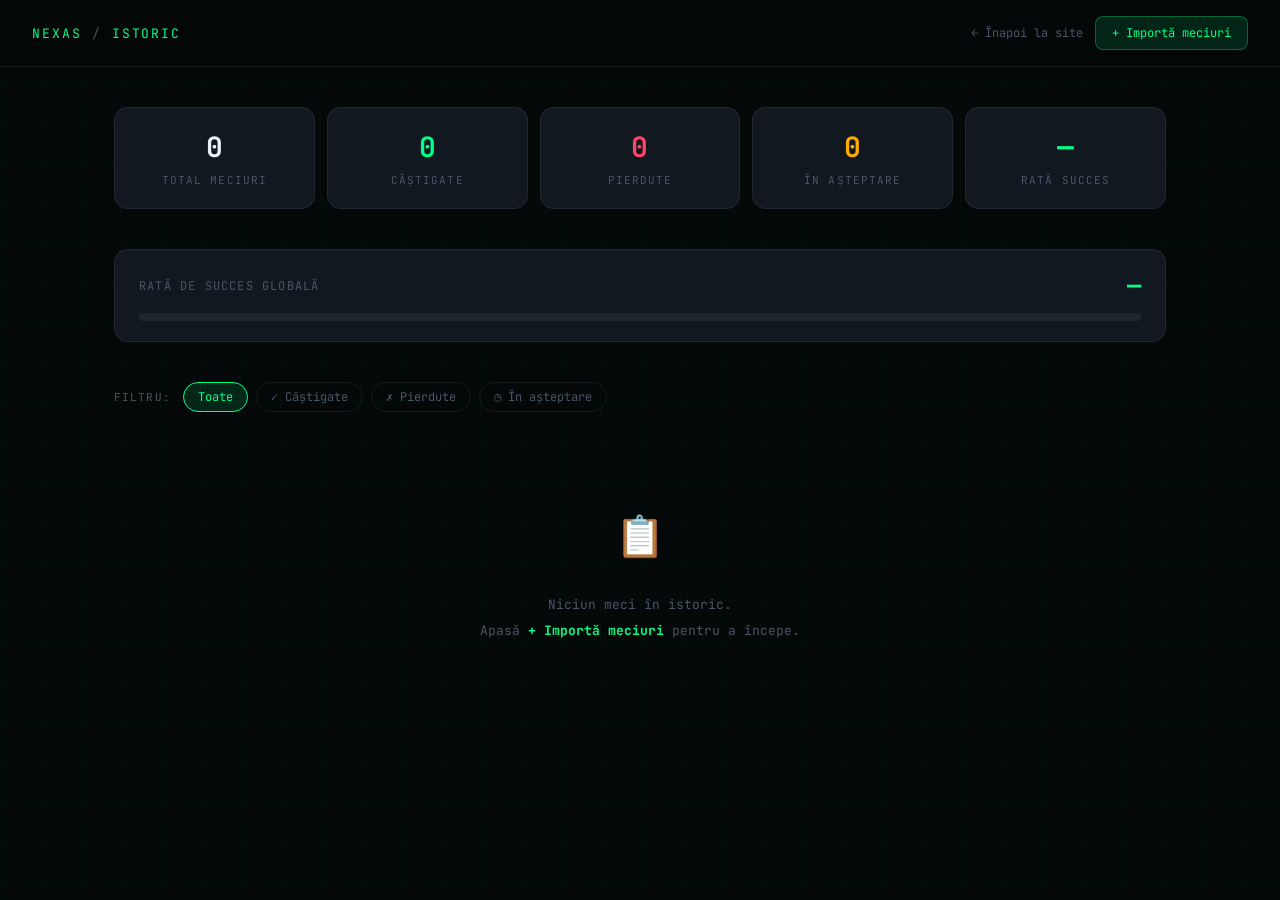
<file: istoric.html>
<!doctype html>
<html lang="ro">
<head>
  <meta charset="utf-8" />
  <meta name="viewport" content="width=device-width, initial-scale=1" />
  <title>NEXAS — Istoric & Performanță</title>
  <link rel="preconnect" href="https://fonts.googleapis.com">
  <link href="https://fonts.googleapis.com/css2?family=JetBrains+Mono:wght@400;700&family=Syne:wght@400;700;800&display=swap" rel="stylesheet">
  <style>
    :root {
      --bg: #050808;
      --surface: #0d1117;
      --card: #111820;
      --border: rgba(255,255,255,.07);
      --green: #00ff88;
      --green-dim: rgba(0,255,136,.12);
      --red: #ff4466;
      --red-dim: rgba(255,68,102,.12);
      --amber: #ffaa00;
      --text: #e8f0f8;
      --muted: #4a5568;
      --mono: 'JetBrains Mono', monospace;
      --sans: 'Syne', sans-serif;
    }

    * { box-sizing: border-box; margin: 0; padding: 0; }

    body {
      background: var(--bg);
      color: var(--text);
      font-family: var(--sans);
      min-height: 100vh;
      overflow-x: hidden;
    }

    /* ── Grid background ── */
    body::before {
      content: '';
      position: fixed;
      inset: 0;
      background-image:
        linear-gradient(rgba(0,255,136,.03) 1px, transparent 1px),
        linear-gradient(90deg, rgba(0,255,136,.03) 1px, transparent 1px);
      background-size: 40px 40px;
      pointer-events: none;
      z-index: 0;
    }

    /* ── Header ── */
    header {
      position: sticky;
      top: 0;
      z-index: 100;
      background: rgba(5,8,8,.9);
      backdrop-filter: blur(20px);
      border-bottom: 1px solid var(--border);
      padding: 16px 32px;
      display: flex;
      align-items: center;
      justify-content: space-between;
    }

    .brand {
      font-family: var(--mono);
      font-size: 13px;
      color: var(--green);
      letter-spacing: .15em;
      text-transform: uppercase;
    }

    .brand span { color: var(--muted); }

    .header-actions { display: flex; gap: 12px; align-items: center; }

    .btn-import {
      padding: 8px 16px;
      border-radius: 8px;
      border: 1px solid rgba(0,255,136,.3);
      background: var(--green-dim);
      color: var(--green);
      font-family: var(--mono);
      font-size: 12px;
      cursor: pointer;
      transition: all .2s;
    }
    .btn-import:hover { background: rgba(0,255,136,.2); }

    .back-link {
      font-family: var(--mono);
      font-size: 12px;
      color: var(--muted);
      text-decoration: none;
      transition: color .2s;
    }
    .back-link:hover { color: var(--text); }

    /* ── Main ── */
    main {
      position: relative;
      z-index: 1;
      max-width: 1100px;
      margin: 0 auto;
      padding: 40px 24px 80px;
    }

    /* ── Stats bar ── */
    .stats-bar {
      display: grid;
      grid-template-columns: repeat(5, 1fr);
      gap: 12px;
      margin-bottom: 40px;
    }

    .stat-card {
      background: var(--card);
      border: 1px solid var(--border);
      border-radius: 14px;
      padding: 20px;
      text-align: center;
    }

    .stat-val {
      font-family: var(--mono);
      font-size: 28px;
      font-weight: 700;
      display: block;
      margin-bottom: 4px;
    }

    .stat-val.green { color: var(--green); }
    .stat-val.red   { color: var(--red); }
    .stat-val.amber { color: var(--amber); }
    .stat-val.white { color: var(--text); }

    .stat-label {
      font-size: 11px;
      color: var(--muted);
      letter-spacing: .1em;
      text-transform: uppercase;
      font-family: var(--mono);
    }

    /* ── Progress bar ── */
    .progress-wrap {
      background: var(--card);
      border: 1px solid var(--border);
      border-radius: 14px;
      padding: 20px 24px;
      margin-bottom: 40px;
    }

    .progress-header {
      display: flex;
      justify-content: space-between;
      align-items: center;
      margin-bottom: 12px;
    }

    .progress-title {
      font-family: var(--mono);
      font-size: 12px;
      color: var(--muted);
      letter-spacing: .1em;
      text-transform: uppercase;
    }

    .progress-pct {
      font-family: var(--mono);
      font-size: 24px;
      font-weight: 700;
      color: var(--green);
    }

    .progress-bar {
      height: 8px;
      background: rgba(255,255,255,.06);
      border-radius: 999px;
      overflow: hidden;
    }

    .progress-fill {
      height: 100%;
      border-radius: 999px;
      background: linear-gradient(90deg, var(--green), #00cc66);
      transition: width .8s ease;
    }

    /* ── Filters ── */
    .filters {
      display: flex;
      gap: 8px;
      margin-bottom: 24px;
      flex-wrap: wrap;
      align-items: center;
    }

    .filter-label {
      font-family: var(--mono);
      font-size: 11px;
      color: var(--muted);
      letter-spacing: .1em;
      text-transform: uppercase;
      margin-right: 4px;
    }

    .filter-btn {
      padding: 6px 14px;
      border-radius: 999px;
      border: 1px solid var(--border);
      background: transparent;
      color: var(--muted);
      font-family: var(--mono);
      font-size: 12px;
      cursor: pointer;
      transition: all .2s;
    }
    .filter-btn:hover { border-color: rgba(255,255,255,.2); color: var(--text); }
    .filter-btn.active { border-color: var(--green); color: var(--green); background: var(--green-dim); }
    .filter-btn.active-red { border-color: var(--red); color: var(--red); background: var(--red-dim); }

    /* ── Match list ── */
    .match-list { display: flex; flex-direction: column; gap: 8px; }

    .match-row {
      background: var(--card);
      border: 1px solid var(--border);
      border-radius: 12px;
      padding: 16px 20px;
      display: grid;
      grid-template-columns: 120px 1fr auto auto auto;
      align-items: center;
      gap: 16px;
      transition: border-color .2s;
    }

    .match-row:hover { border-color: rgba(255,255,255,.12); }
    .match-row.win  { border-left: 3px solid var(--green); }
    .match-row.loss { border-left: 3px solid var(--red); }
    .match-row.pending { border-left: 3px solid var(--muted); }

    .match-date {
      font-family: var(--mono);
      font-size: 11px;
      color: var(--muted);
    }

    .match-teams {
      display: flex;
      flex-direction: column;
      gap: 2px;
    }

    .match-name {
      font-size: 14px;
      font-weight: 700;
      color: var(--text);
    }

    .match-meta {
      font-family: var(--mono);
      font-size: 11px;
      color: var(--muted);
    }

    .match-pronostic {
      display: flex;
      align-items: center;
      gap: 8px;
    }

    .pill-pronostic {
      padding: 4px 10px;
      border-radius: 999px;
      font-family: var(--mono);
      font-size: 12px;
      font-weight: 700;
      background: var(--green-dim);
      color: var(--green);
      border: 1px solid rgba(0,255,136,.25);
      white-space: nowrap;
    }

    .match-cota {
      font-family: var(--mono);
      font-size: 13px;
      font-weight: 700;
      color: var(--amber);
      min-width: 40px;
      text-align: right;
    }

    .match-actions { display: flex; gap: 6px; }

    .btn-result {
      width: 36px;
      height: 36px;
      border-radius: 8px;
      border: 1px solid var(--border);
      background: transparent;
      font-family: var(--mono);
      font-size: 12px;
      font-weight: 700;
      cursor: pointer;
      transition: all .2s;
      display: flex;
      align-items: center;
      justify-content: center;
    }

    .btn-w { color: var(--green); }
    .btn-w:hover, .btn-w.active {
      background: var(--green-dim);
      border-color: var(--green);
      color: var(--green);
    }

    .btn-l { color: var(--red); }
    .btn-l:hover, .btn-l.active {
      background: var(--red-dim);
      border-color: var(--red);
      color: var(--red);
    }

    .btn-del {
      color: var(--muted);
      font-size: 16px;
    }
    .btn-del:hover { color: var(--red); border-color: var(--red); }

    /* ── Import modal ── */
    .modal-overlay {
      position: fixed;
      inset: 0;
      background: rgba(0,0,0,.8);
      backdrop-filter: blur(8px);
      z-index: 200;
      display: none;
      place-items: center;
    }
    .modal-overlay.open { display: grid; }

    .modal-box {
      background: var(--surface);
      border: 1px solid var(--border);
      border-radius: 20px;
      padding: 32px;
      width: min(500px, 92vw);
      max-height: 80vh;
      overflow-y: auto;
    }

    .modal-title {
      font-family: var(--mono);
      font-size: 14px;
      color: var(--green);
      letter-spacing: .1em;
      text-transform: uppercase;
      margin-bottom: 8px;
    }

    .modal-sub {
      font-size: 13px;
      color: var(--muted);
      margin-bottom: 20px;
      line-height: 1.6;
    }

    .import-list { display: flex; flex-direction: column; gap: 8px; max-height: 300px; overflow-y: auto; }

    .import-item {
      display: flex;
      align-items: center;
      gap: 12px;
      padding: 10px 14px;
      border-radius: 10px;
      border: 1px solid var(--border);
      background: var(--card);
      cursor: pointer;
      transition: border-color .2s;
    }
    .import-item:hover { border-color: rgba(0,255,136,.3); }
    .import-item input[type=checkbox] { accent-color: var(--green); width: 16px; height: 16px; }
    .import-item-text { flex: 1; }
    .import-item-name { font-size: 13px; font-weight: 700; }
    .import-item-meta { font-family: var(--mono); font-size: 11px; color: var(--muted); }

    .modal-actions { display: flex; gap: 10px; margin-top: 20px; justify-content: flex-end; }

    .btn-cancel {
      padding: 10px 20px;
      border-radius: 8px;
      border: 1px solid var(--border);
      background: transparent;
      color: var(--muted);
      font-family: var(--mono);
      font-size: 13px;
      cursor: pointer;
    }

    .btn-confirm {
      padding: 10px 20px;
      border-radius: 8px;
      border: none;
      background: var(--green);
      color: #050808;
      font-family: var(--mono);
      font-size: 13px;
      font-weight: 700;
      cursor: pointer;
    }

    .empty-state {
      text-align: center;
      padding: 60px 20px;
      color: var(--muted);
      font-family: var(--mono);
      font-size: 13px;
      line-height: 2;
    }

    .empty-state .icon { font-size: 40px; margin-bottom: 16px; display: block; }

    @media (max-width: 700px) {
      .stats-bar { grid-template-columns: repeat(3, 1fr); }
      .match-row { grid-template-columns: 1fr auto; grid-template-rows: auto auto; gap: 8px; }
      .match-date { grid-column: 1; }
      .match-teams { grid-column: 1; grid-row: 2; }
      .match-pronostic { grid-column: 2; grid-row: 1; }
      .match-cota { display: none; }
      .match-actions { grid-column: 2; grid-row: 2; }
    }
  </style>
</head>
<body>

<header>
  <div class="brand">NEXAS <span>/</span> Istoric</div>
  <div class="header-actions">
    <a href="index.html" class="back-link">← Înapoi la site</a>
    <button class="btn-import" onclick="openImport()">+ Importă meciuri</button>
  </div>
</header>

<main>

  <!-- Stats -->
  <div class="stats-bar">
    <div class="stat-card">
      <span class="stat-val white" id="statTotal">0</span>
      <span class="stat-label">Total meciuri</span>
    </div>
    <div class="stat-card">
      <span class="stat-val green" id="statWin">0</span>
      <span class="stat-label">Câștigate</span>
    </div>
    <div class="stat-card">
      <span class="stat-val red" id="statLoss">0</span>
      <span class="stat-label">Pierdute</span>
    </div>
    <div class="stat-card">
      <span class="stat-val amber" id="statPending">0</span>
      <span class="stat-label">În așteptare</span>
    </div>
    <div class="stat-card">
      <span class="stat-val green" id="statPct">—</span>
      <span class="stat-label">Rată succes</span>
    </div>
  </div>

  <!-- Progress -->
  <div class="progress-wrap">
    <div class="progress-header">
      <span class="progress-title">Rată de succes globală</span>
      <span class="progress-pct" id="progressPct">—</span>
    </div>
    <div class="progress-bar">
      <div class="progress-fill" id="progressFill" style="width:0%"></div>
    </div>
  </div>

  <!-- Filters -->
  <div class="filters">
    <span class="filter-label">Filtru:</span>
    <button class="filter-btn active" data-filter="all" onclick="setFilter('all',this)">Toate</button>
    <button class="filter-btn" data-filter="win" onclick="setFilter('win',this)">✓ Câștigate</button>
    <button class="filter-btn" data-filter="loss" onclick="setFilter('loss',this)">✗ Pierdute</button>
    <button class="filter-btn" data-filter="pending" onclick="setFilter('pending',this)">◷ În așteptare</button>
  </div>

  <!-- Match list -->
  <div class="match-list" id="matchList"></div>

</main>

<!-- Import modal -->
<div class="modal-overlay" id="importModal">
  <div class="modal-box">
    <div class="modal-title">Importă meciuri</div>
    <div class="modal-sub">Selectează meciurile din ultima rulare a agentului pe care vrei să le urmărești în istoric.</div>
    <div class="import-list" id="importList"></div>
    <div class="modal-actions">
      <button class="btn-cancel" onclick="closeImport()">Anulează</button>
      <button class="btn-confirm" onclick="confirmImport()">Adaugă selectate</button>
    </div>
  </div>
</div>

<script>
const STORAGE_KEY   = 'nexas_istoric_v1';
const MECIURI_KEY   = 'nexas_alte_meciuri_cache';
const MAX_DAYS      = 15;

let istoricData  = loadIstoric();
let currentFilter = 'all';
let importPool    = [];

// ── Persistenta ──────────────────────────────────────────────────────────────

function loadIstoric() {
  try {
    return JSON.parse(localStorage.getItem(STORAGE_KEY)) || [];
  } catch(e) { return []; }
}

function saveIstoric() {
  // Curata meciuri mai vechi de MAX_DAYS zile
  const cutoff = new Date();
  cutoff.setDate(cutoff.getDate() - MAX_DAYS);
  istoricData = istoricData.filter(m => new Date(m.data) >= cutoff);
  localStorage.setItem(STORAGE_KEY, JSON.stringify(istoricData));
}

// ── Stats ─────────────────────────────────────────────────────────────────────

function updateStats() {
  const total   = istoricData.length;
  const win     = istoricData.filter(m => m.rezultat === 'win').length;
  const loss    = istoricData.filter(m => m.rezultat === 'loss').length;
  const pending = istoricData.filter(m => !m.rezultat).length;
  const decided = win + loss;
  const pct     = decided > 0 ? Math.round(win / decided * 100) : null;

  document.getElementById('statTotal').textContent   = total;
  document.getElementById('statWin').textContent     = win;
  document.getElementById('statLoss').textContent    = loss;
  document.getElementById('statPending').textContent = pending;
  document.getElementById('statPct').textContent     = pct !== null ? pct + '%' : '—';
  document.getElementById('progressPct').textContent = pct !== null ? pct + '%' : '—';
  document.getElementById('progressFill').style.width = (pct || 0) + '%';
}

// ── Render ────────────────────────────────────────────────────────────────────

function setFilter(f, btn) {
  currentFilter = f;
  document.querySelectorAll('.filter-btn').forEach(b => {
    b.classList.remove('active', 'active-red');
  });
  if (f === 'loss') btn.classList.add('active-red');
  else btn.classList.add('active');
  renderList();
}

function renderList() {
  const list = document.getElementById('matchList');

  let filtered = [...istoricData].sort((a, b) => new Date(b.addedAt) - new Date(a.addedAt));

  if (currentFilter === 'win')     filtered = filtered.filter(m => m.rezultat === 'win');
  if (currentFilter === 'loss')    filtered = filtered.filter(m => m.rezultat === 'loss');
  if (currentFilter === 'pending') filtered = filtered.filter(m => !m.rezultat);

  if (!filtered.length) {
    list.innerHTML = `
      <div class="empty-state">
        <span class="icon">📋</span>
        ${istoricData.length === 0
          ? 'Niciun meci în istoric.<br>Apasă <strong style="color:var(--green)">+ Importă meciuri</strong> pentru a începe.'
          : 'Niciun meci corespunde filtrului selectat.'}
      </div>`;
    return;
  }

  list.innerHTML = filtered.map(m => {
    const cls = m.rezultat === 'win' ? 'win' : m.rezultat === 'loss' ? 'loss' : 'pending';
    const dateStr = m.data ? m.data : '—';
    return `
      <div class="match-row ${cls}" data-id="${m.id}">
        <div class="match-date">${dateStr}<br>${m.liga || ''}</div>
        <div class="match-teams">
          <div class="match-name">${esc(m.home)} vs ${esc(m.away)}</div>
          <div class="match-meta">${m.ora || ''} · ${m.motiv || ''}</div>
        </div>
        <div class="match-pronostic">
          <span class="pill-pronostic">${esc(m.pronostic || '—')}</span>
        </div>
        <div class="match-cota">@ ${m.cota_pronostic ? Number(m.cota_pronostic).toFixed(2) : '—'}</div>
        <div class="match-actions">
          <button class="btn-result btn-w ${m.rezultat==='win'?'active':''}" onclick="setResult('${m.id}','win')" title="Win">W</button>
          <button class="btn-result btn-l ${m.rezultat==='loss'?'active':''}" onclick="setResult('${m.id}','loss')" title="Loss">L</button>
          <button class="btn-result btn-del" onclick="deleteMeci('${m.id}')" title="Șterge">×</button>
        </div>
      </div>`;
  }).join('');
}

function setResult(id, rezultat) {
  const m = istoricData.find(x => x.id === id);
  if (!m) return;
  // Toggle — daca dai din nou pe acelasi, resetezi
  m.rezultat = m.rezultat === rezultat ? null : rezultat;
  saveIstoric();
  updateStats();
  renderList();
}

function deleteMeci(id) {
  istoricData = istoricData.filter(x => x.id !== id);
  saveIstoric();
  updateStats();
  renderList();
}

// ── Import ────────────────────────────────────────────────────────────────────

async function openImport() {
  const modal = document.getElementById('importModal');
  const importList = document.getElementById('importList');
  importList.innerHTML = '<div style="color:var(--muted);font-family:var(--mono);font-size:12px;padding:20px;text-align:center;">Se încarcă meciurile...</div>';
  modal.classList.add('open');

  try {
    const resp = await fetch('alte_meciuri.json?v=' + Date.now(), { cache: 'no-store' });
    if (!resp.ok) throw new Error('Nu pot încărca alte_meciuri.json');
    const data = await resp.json();
    importPool = (data.meciuri || []).filter(m => m.pronostic);

    if (!importPool.length) {
      importList.innerHTML = '<div style="color:var(--muted);font-family:var(--mono);font-size:12px;padding:20px;text-align:center;">Nu există meciuri cu pronostic disponibile.</div>';
      return;
    }

    // Exclude meciuri deja in istoric
    const existingIds = new Set(istoricData.map(m => m.id));

    importList.innerHTML = importPool.map((m, i) => {
      const id = `${m.home}_${m.away}_${m.data}`.replace(/\s/g, '_');
      const exists = existingIds.has(id);
      return `
        <label class="import-item" style="${exists?'opacity:.4;pointer-events:none;':''}">
          <input type="checkbox" data-idx="${i}" ${exists?'disabled':''}>
          <div class="import-item-text">
            <div class="import-item-name">${esc(m.home)} vs ${esc(m.away)}</div>
            <div class="import-item-meta">${m.liga} · ${m.data} · ${m.ora} · <span style="color:var(--green)">${m.pronostic}</span> @ ${m.cota_pronostic||'?'}${exists?' · deja în istoric':''}</div>
          </div>
        </label>`;
    }).join('');

  } catch(e) {
    importList.innerHTML = `<div style="color:var(--red);font-family:var(--mono);font-size:12px;padding:20px;">${e.message}</div>`;
  }
}

function closeImport() {
  document.getElementById('importModal').classList.remove('open');
}

function confirmImport() {
  const checkboxes = document.querySelectorAll('#importList input[type=checkbox]:checked');
  let added = 0;
  checkboxes.forEach(cb => {
    const m = importPool[parseInt(cb.dataset.idx)];
    if (!m) return;
    const id = `${m.home}_${m.away}_${m.data}`.replace(/\s/g, '_');
    if (istoricData.find(x => x.id === id)) return;
    istoricData.push({
      id,
      home:          m.home,
      away:          m.away,
      liga:          m.liga,
      data:          m.data,
      ora:           m.ora,
      pronostic:     m.pronostic,
      cota_pronostic: m.cota_pronostic,
      motiv:         m.motiv || '',
      incredere:     m.incredere || null,
      rezultat:      null,
      addedAt:       new Date().toISOString(),
    });
    added++;
  });

  saveIstoric();
  updateStats();
  renderList();
  closeImport();

  if (added > 0) {
    showToast(`${added} meci${added>1?'uri':''} adăugat${added>1?'e':''} în istoric.`);
  }
}

// ── Toast ─────────────────────────────────────────────────────────────────────

function showToast(msg) {
  const t = document.createElement('div');
  t.style.cssText = `
    position:fixed;bottom:32px;left:50%;transform:translateX(-50%);
    background:var(--green);color:#050808;
    font-family:var(--mono);font-size:13px;font-weight:700;
    padding:12px 24px;border-radius:999px;z-index:300;
    animation:fadeup .3s ease;
  `;
  t.textContent = msg;
  document.body.appendChild(t);
  setTimeout(() => t.remove(), 3000);
}

// ── Utils ─────────────────────────────────────────────────────────────────────

function esc(v) {
  return String(v ?? '').replaceAll('&','&amp;').replaceAll('<','&lt;').replaceAll('>','&gt;');
}

// ── Close modal on backdrop click ─────────────────────────────────────────────
document.getElementById('importModal').addEventListener('click', function(e) {
  if (e.target === this) closeImport();
});

// ── Init ──────────────────────────────────────────────────────────────────────
updateStats();
renderList();
</script>
</body>
</html>
</file>
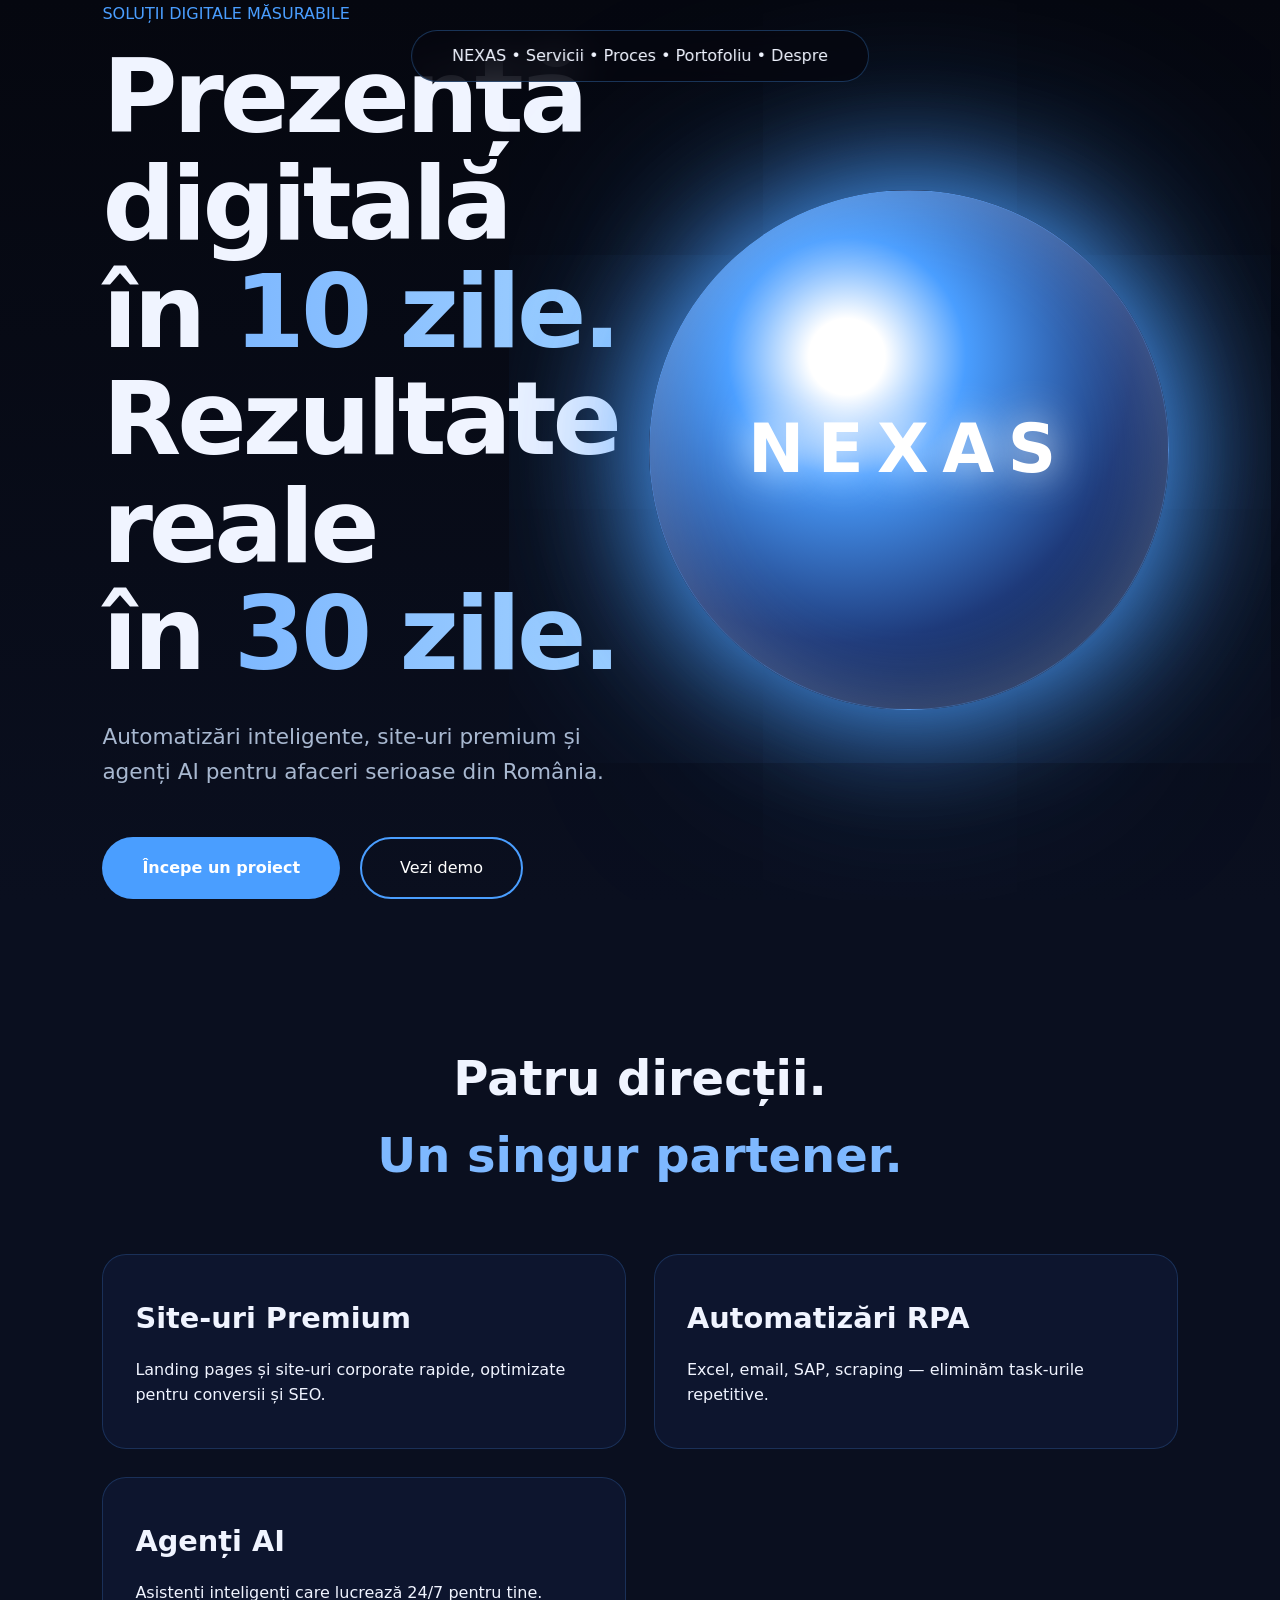
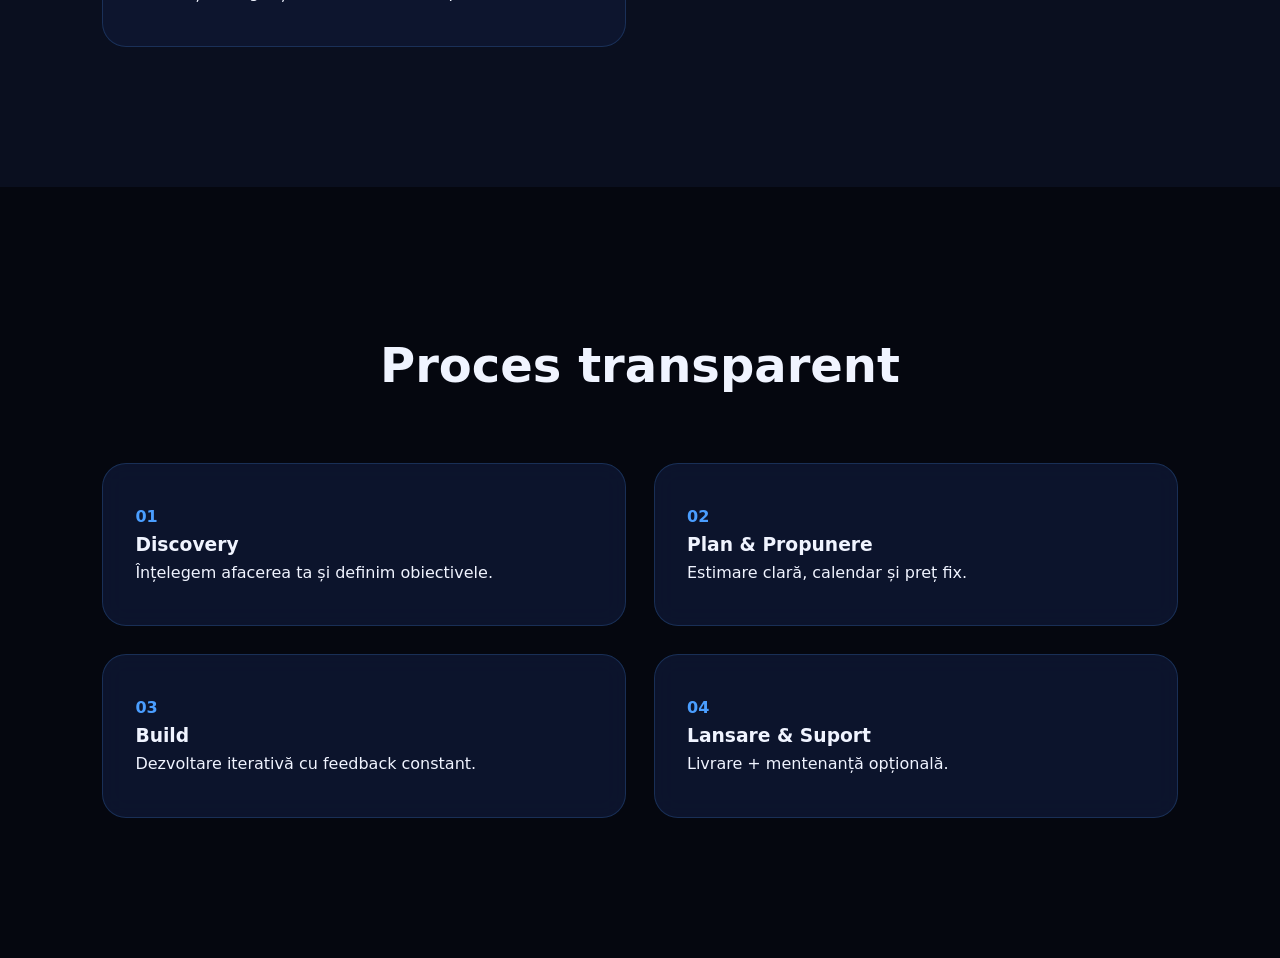
<file: telefon.html>
<!DOCTYPE html>
<html lang="ro">
<head>
<meta charset="UTF-8">
<title>NEXAS — Demo Futuristic</title>
<meta name="viewport" content="width=device-width, initial-scale=1.0">
<style>
    :root {
        --accent: #4a9eff;
        --accent2: #7eb8ff;
    }
    
    * { margin: 0; padding: 0; box-sizing: border-box; }
    body {
        font-family: 'Segoe UI', system-ui, sans-serif;
        background: #05070f;
        color: #f0f4ff;
        overflow-x: hidden;
        line-height: 1.6;
    }

    /* Background effect */
    body::before {
        content: '';
        position: fixed;
        inset: 0;
        background: radial-gradient(circle at 40% 30%, rgba(74,158,255,0.08), transparent 60%),
                    radial-gradient(circle at 70% 70%, rgba(126,184,255,0.06), transparent 60%);
        pointer-events: none;
        z-index: -2;
    }

    /* HERO */
    .hero {
        height: 100vh;
        display: grid;
        grid-template-columns: 1fr 1fr;
        align-items: center;
        padding: 0 8%;
        position: relative;
        background: linear-gradient(180deg, #05070f 0%, #0a0f1f 100%);
    }

    .hero-text h1 {
        font-size: clamp(3.2rem, 8vw, 6.5rem);
        line-height: 1.05;
        font-weight: 700;
        letter-spacing: -0.04em;
    }

    .hero-text .highlight {
        background: linear-gradient(90deg, #7eb8ff, #a0d0ff);
        -webkit-background-clip: text;
        -webkit-text-fill-color: transparent;
    }

    .glowing-sphere {
        position: relative;
        width: 100%;
        max-width: 520px;
        margin: 0 auto;
        animation: floatSphere 12s ease-in-out infinite;
    }

    .sphere {
        width: 100%;
        aspect-ratio: 1;
        border-radius: 50%;
        background: radial-gradient(circle at 38% 32%, #ffffff 8%, #4a9eff 25%, #1e3a7a 60%, #0a1428);
        box-shadow: 
            0 0 120px #4a9eff,
            0 0 220px rgba(74,158,255,0.6),
            inset 0 0 80px rgba(255,255,255,0.25);
        position: relative;
        border: 1px solid rgba(126,184,255,0.4);
    }

    .sphere::after {
        content: "NEXAS";
        position: absolute;
        top: 50%;
        left: 50%;
        transform: translate(-50%, -50%);
        font-size: 4.2rem;
        font-weight: 800;
        letter-spacing: 0.2em;
        color: white;
        text-shadow: 0 0 40px rgba(255,255,255,0.9);
    }

    @keyframes floatSphere {
        0%, 100% { transform: translateY(0) rotate(0deg); }
        50% { transform: translateY(-35px) rotate(8deg); }
    }

    /* Secțiuni */
    section {
        padding: 140px 8%;
        position: relative;
    }

    .section-title {
        font-size: 3rem;
        margin-bottom: 60px;
        text-align: center;
    }

    .cards {
        display: grid;
        grid-template-columns: repeat(auto-fit, minmax(340px, 1fr));
        gap: 28px;
        max-width: 1400px;
        margin: 0 auto;
    }

    .card {
        background: rgba(15, 23, 50, 0.85);
        border: 1px solid rgba(74,158,255,0.2);
        border-radius: 24px;
        padding: 40px 32px;
        transition: all 0.5s ease;
        backdrop-filter: blur(12px);
    }

    .card:hover {
        transform: translateY(-15px);
        border-color: var(--accent);
        box-shadow: 0 30px 80px rgba(74,158,255,0.25);
    }

    .nav {
        position: fixed;
        top: 30px;
        left: 50%;
        transform: translateX(-50%);
        background: rgba(5,7,15,0.8);
        backdrop-filter: blur(20px);
        padding: 12px 40px;
        border-radius: 9999px;
        border: 1px solid rgba(74,158,255,0.3);
        z-index: 1000;
        font-weight: 500;
    }
</style>
</head>
<body>

<nav class="nav">
    NEXAS • Servicii • Proces • Portofoliu • Despre
</nav>

<!-- HERO -->
<section class="hero">
    <div class="hero-text">
        <p style="color: var(--accent); margin-bottom: 16px; font-weight: 500;">SOLUȚII DIGITALE MĂSURABILE</p>
        <h1>Prezență digitală<br>în <span class="highlight">10 zile.</span><br>
        Rezultate reale<br>în <span class="highlight">30 zile.</span></h1>
        <p style="font-size: 1.35rem; margin: 32px 0 48px; max-width: 520px; color: #a8b8d0;">
            Automatizări inteligente, site-uri premium și agenți AI pentru afaceri serioase din România.
        </p>
        <div style="display: flex; gap: 20px;">
            <a href="#" style="background: var(--accent); color: white; padding: 18px 40px; border-radius: 9999px; text-decoration: none; font-weight: 600;">Începe un proiect</a>
            <a href="#" style="border: 2px solid var(--accent); color: white; padding: 16px 38px; border-radius: 9999px; text-decoration: none;">Vezi demo</a>
        </div>
    </div>

    <div class="glowing-sphere">
        <div class="sphere"></div>
    </div>
</section>

<!-- SERVICII -->
<section style="background: #0a0f1f;">
    <h2 class="section-title">Patru direcții.<br><span style="color:var(--accent2)">Un singur partener.</span></h2>
    <div class="cards">
        <div class="card">
            <h3 style="font-size:1.8rem; margin-bottom:16px;">Site-uri Premium</h3>
            <p>Landing pages și site-uri corporate rapide, optimizate pentru conversii și SEO.</p>
        </div>
        <div class="card">
            <h3 style="font-size:1.8rem; margin-bottom:16px;">Automatizări RPA</h3>
            <p>Excel, email, SAP, scraping — eliminăm task-urile repetitive.</p>
        </div>
        <div class="card">
            <h3 style="font-size:1.8rem; margin-bottom:16px;">Agenți AI</h3>
            <p>Asistenți inteligenți care lucrează 24/7 pentru tine.</p>
        </div>
    </div>
</section>

<!-- PROCES -->
<section>
    <h2 class="section-title">Proces transparent</h2>
    <div class="cards">
        <div class="card">
            <strong style="color:var(--accent);">01</strong>
            <h3>Discovery</h3>
            <p>Înțelegem afacerea ta și definim obiectivele.</p>
        </div>
        <div class="card">
            <strong style="color:var(--accent);">02</strong>
            <h3>Plan &amp; Propunere</h3>
            <p>Estimare clară, calendar și preț fix.</p>
        </div>
        <div class="card">
            <strong style="color:var(--accent);">03</strong>
            <h3>Build</h3>
            <p>Dezvoltare iterativă cu feedback constant.</p>
        </div>
        <div class="card">
            <strong style="color:var(--accent);">04</strong>
            <h3>Lansare &amp; Suport</h3>
            <p>Livrare + mentenanță opțională.</p>
        </div>
    </div>
</section>

<script>
// Scroll animation simplă
document.addEventListener('scroll', () => {
    document.querySelectorAll('.card').forEach((card, i) => {
        const rect = card.getBoundingClientRect();
        if (rect.top < window.innerHeight * 0.85) {
            card.style.opacity = '1';
            card.style.transform = 'translateY(0)';
        }
    });
});
</script>

</body>
</html>
</file>
